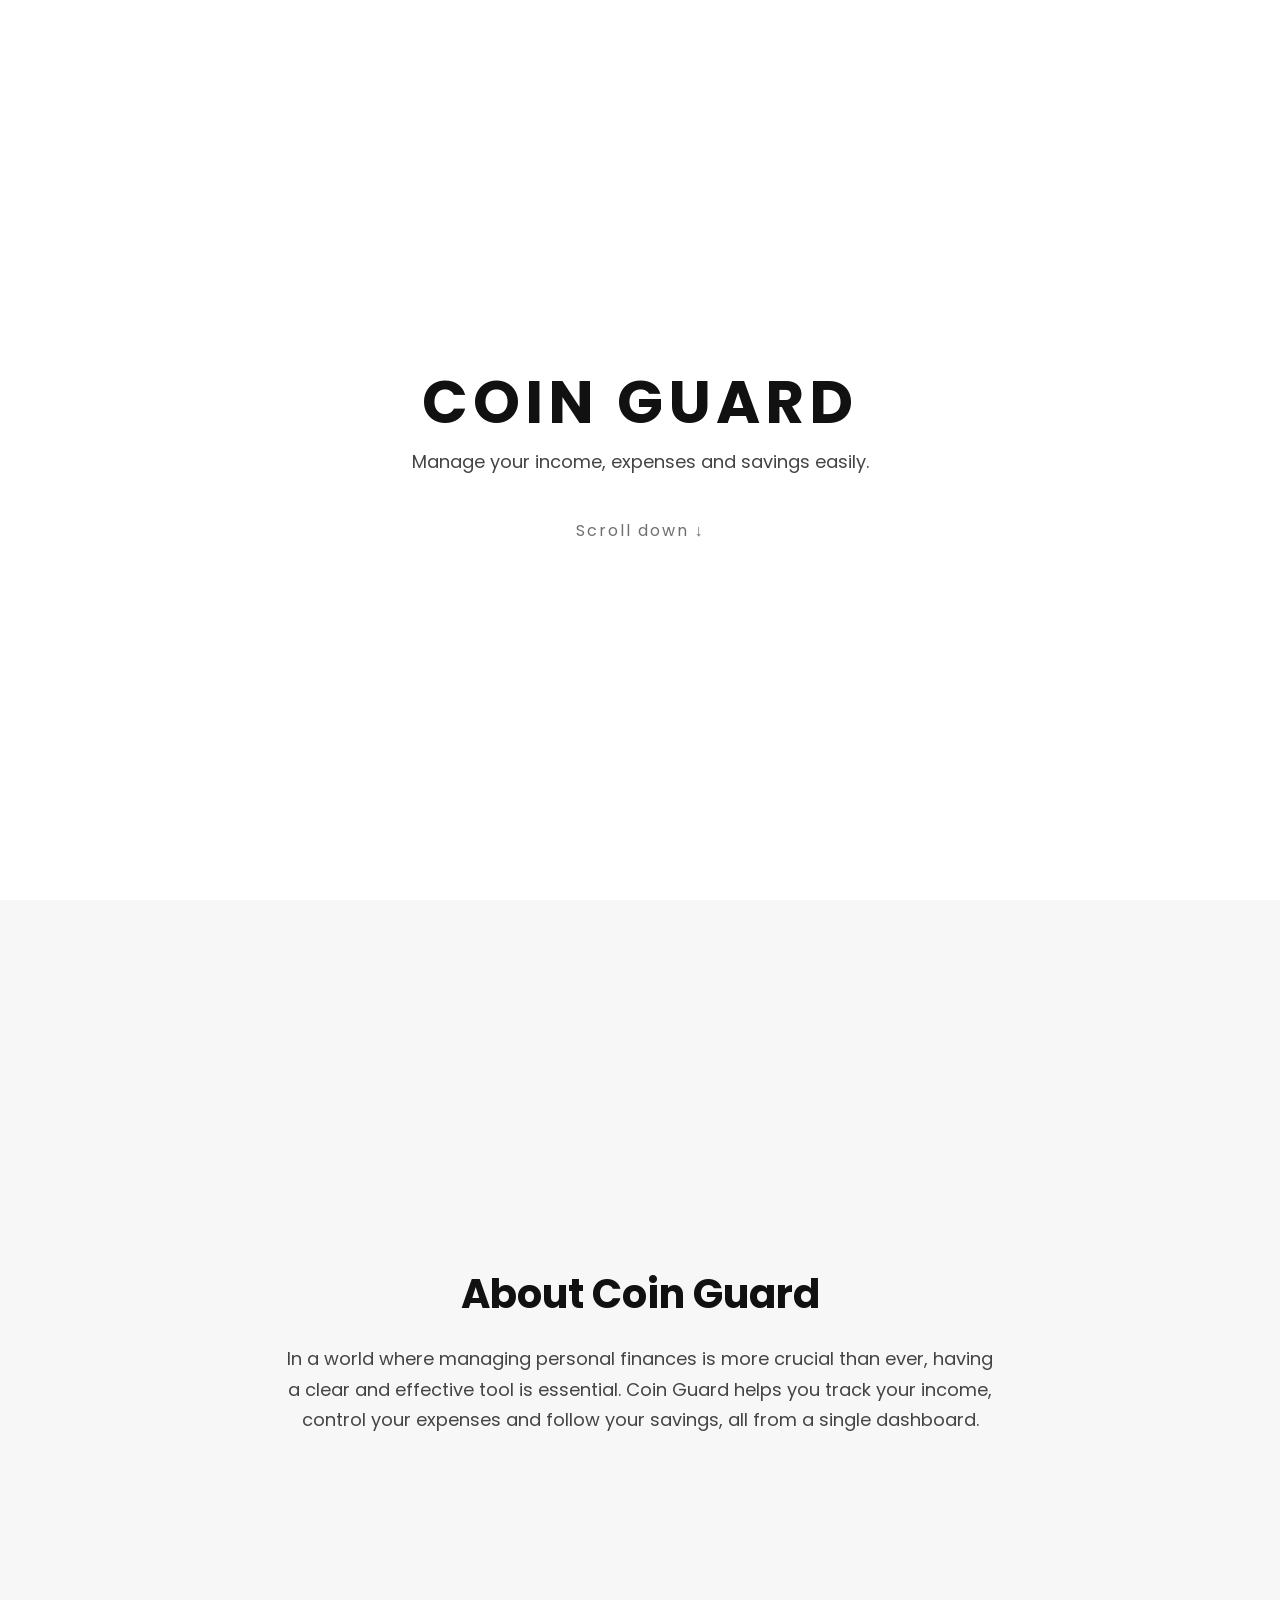
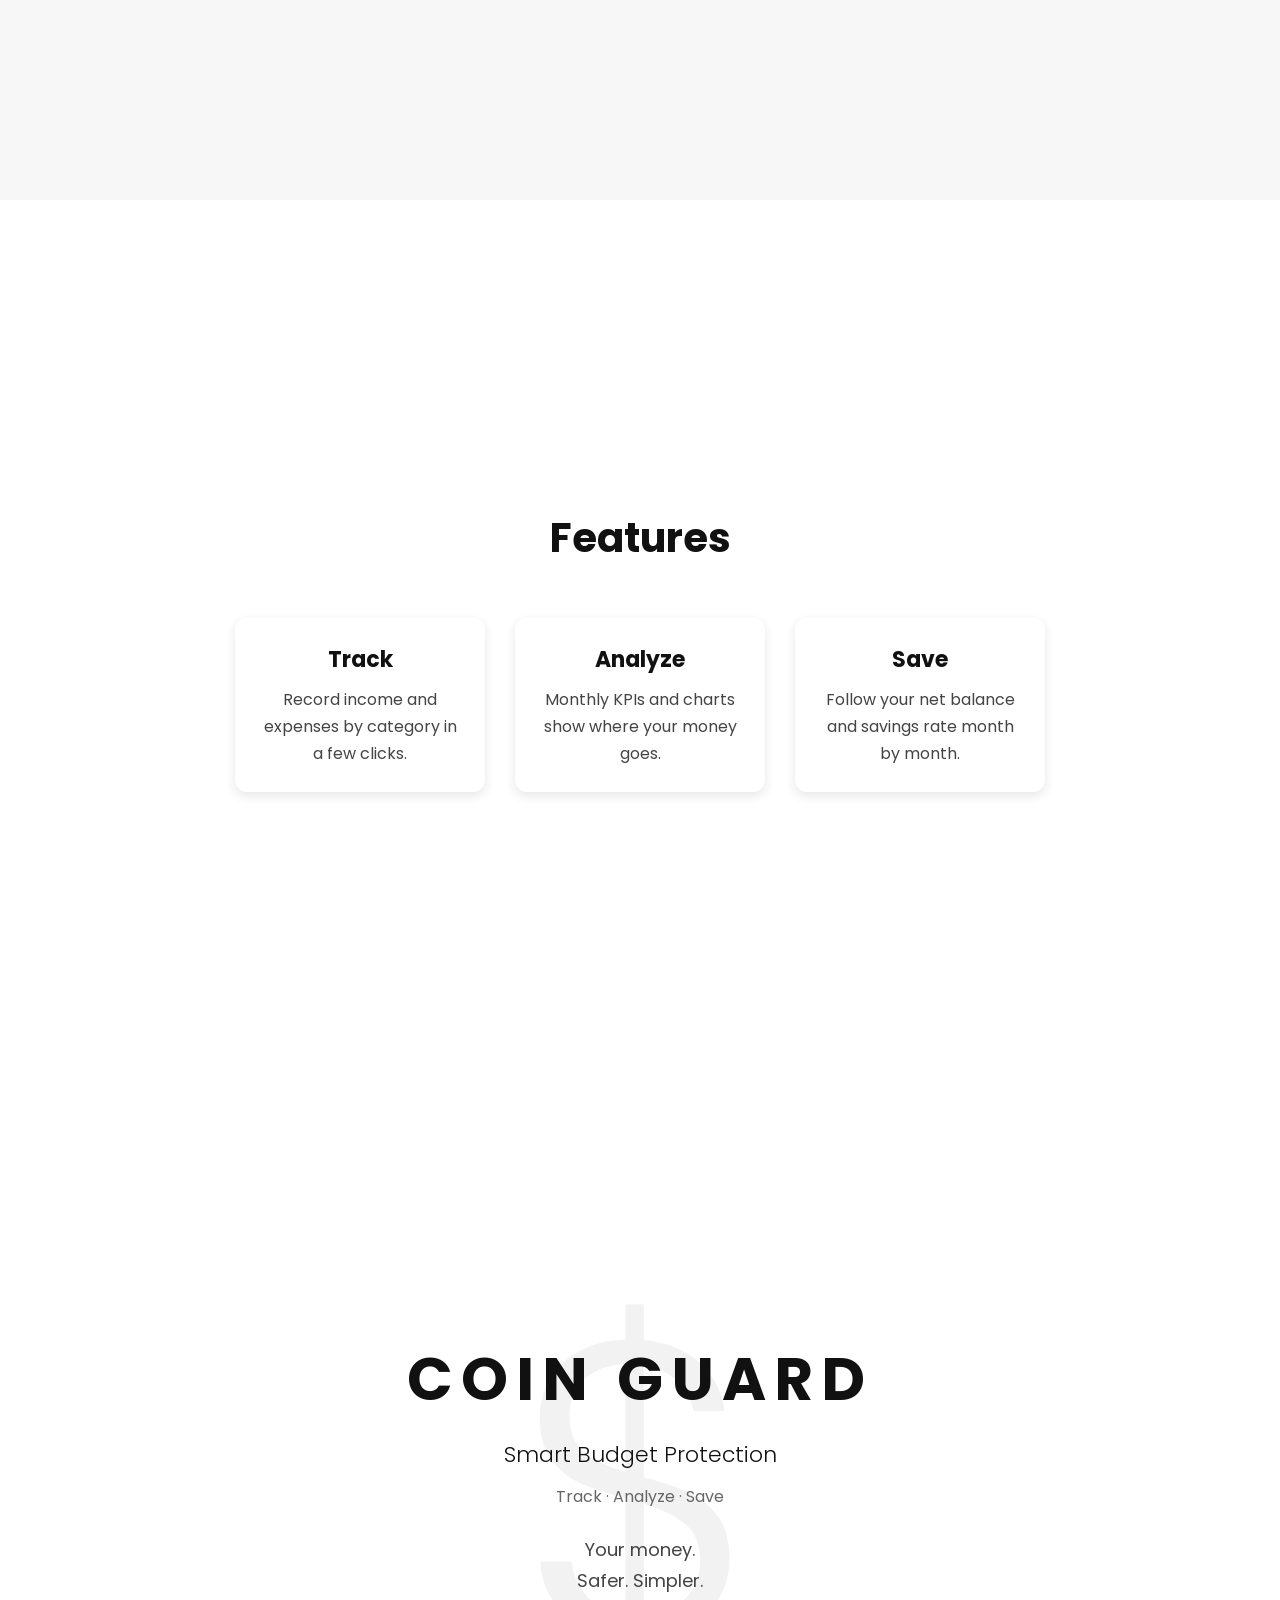
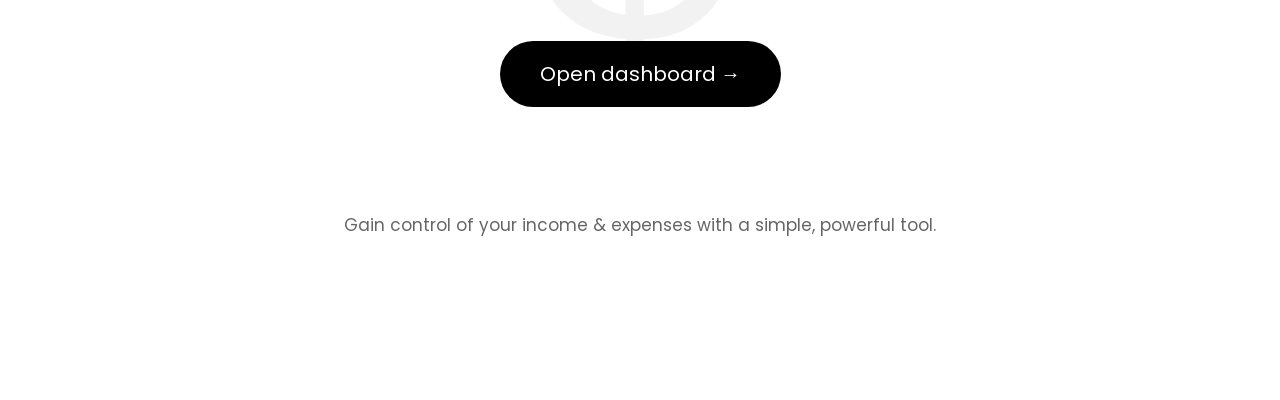
<file: index.html>
<!DOCTYPE html>
<html lang="en">
<head>
  <meta charset="UTF-8">
  <meta name="viewport" content="width=device-width, initial-scale=1.0">
  <title>Coin Guard – Personal Finance Dashboard</title>
  <meta name="description" content="Coin Guard: track income and expenses, follow monthly KPIs and see where your money goes.">

  <link href="https://fonts.googleapis.com/css2?family=Poppins:wght@300;400;600;700&display=swap" rel="stylesheet">
  <link rel="stylesheet" href="style.css">
</head>

<body>

  <section id="hero">
    <h1>COIN GUARD</h1>
    <p>Manage your income, expenses and savings easily.</p>
    <a href="#about" class="scroll-down">Scroll down ↓</a>
  </section>

  <section id="about">
    <h2>About Coin Guard</h2>
    <p>
      In a world where managing personal finances is more crucial than ever, having a clear and
      effective tool is essential. Coin Guard helps you track your income, control your expenses
      and follow your savings, all from a single dashboard.
    </p>
  </section>

  <section id="features">
    <h2>Features</h2>

    <div class="features-container">
      <div class="card">
        <h3>Track</h3>
        <p>Record income and expenses by category in a few clicks.</p>
      </div>

      <div class="card">
        <h3>Analyze</h3>
        <p>Monthly KPIs and charts show where your money goes.</p>
      </div>

      <div class="card">
        <h3>Save</h3>
        <p>Follow your net balance and savings rate month by month.</p>
      </div>
    </div>
  </section>

  <section id="start">
    <div class="center-container">
      <div class="bg-symbol" aria-hidden="true">$</div>

      <h2 class="title">COIN GUARD</h2>
      <p class="subtitle">Smart Budget Protection</p>
      <p class="subtext">Track · Analyze · Save</p>
      <p class="desc">Your money.<br>Safer. Simpler.</p>

      <a href="dashboard.html" class="start-btn">Open dashboard →</a>
    </div>

    <p class="footer-text">
      Gain control of your income &amp; expenses with a simple, powerful tool.
    </p>
  </section>

</body>
</html>
</file>
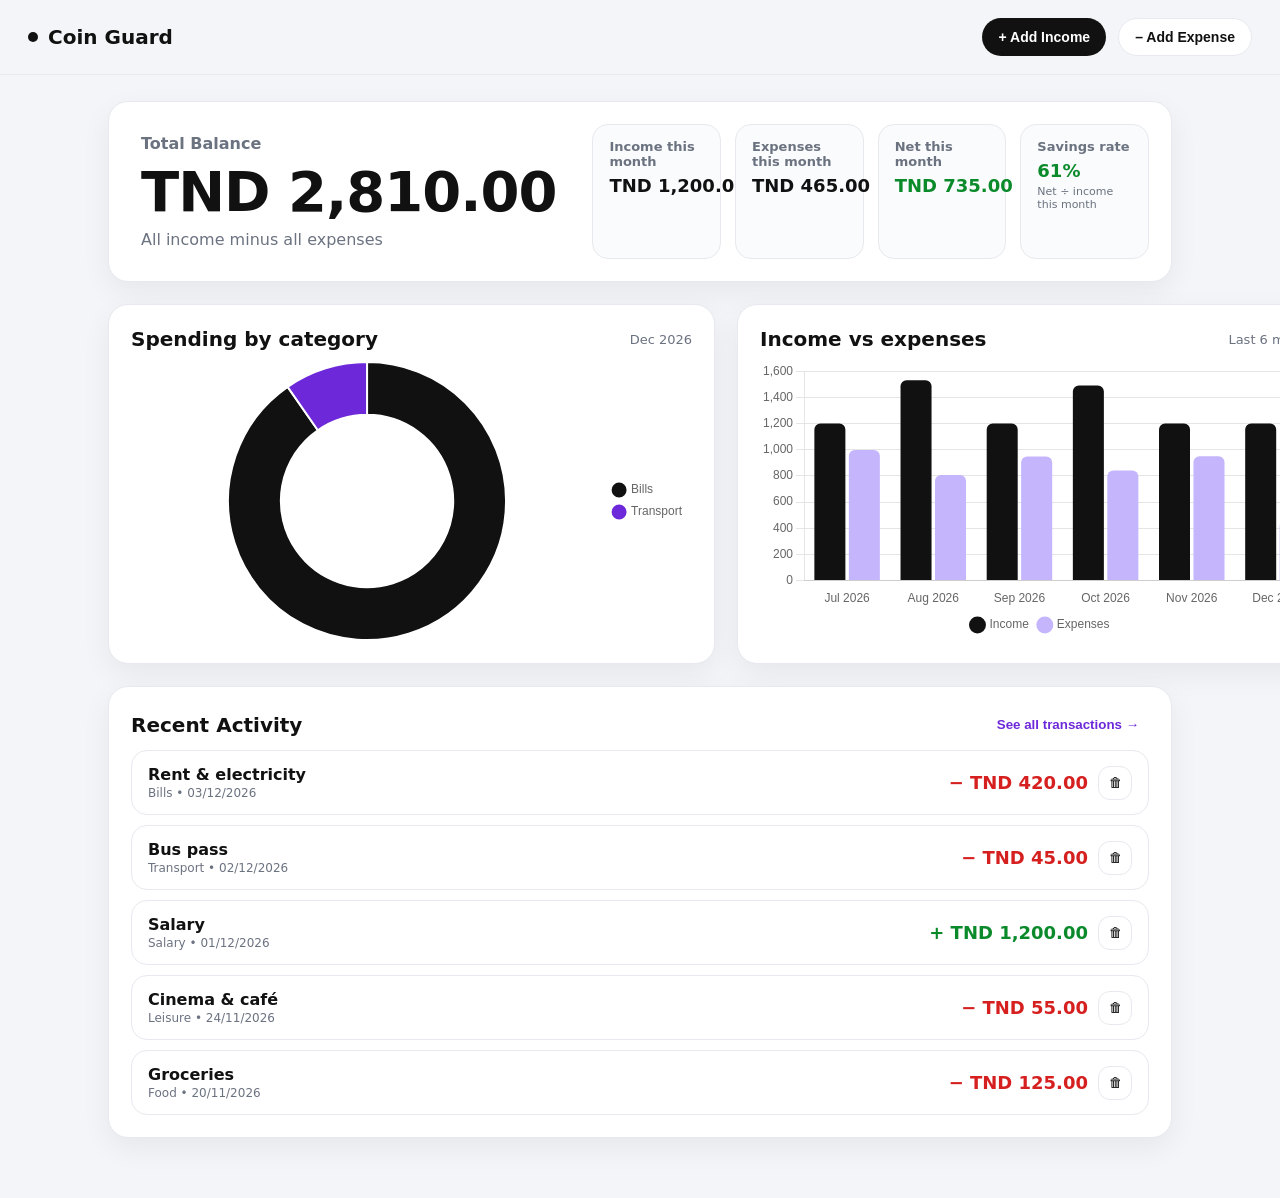
<file: dashboard.html>
<!DOCTYPE html>
<html lang="en">
<head>
  <meta charset="UTF-8" />
  <meta name="viewport" content="width=device-width, initial-scale=1.0" />
  <title>Coin Guard | Dashboard</title>
  <link rel="stylesheet" href="dashboard.css" />
</head>
<body>

  <!-- Top Bar -->
  <header class="topbar">
    <a href="index.html" class="brand">
      <span class="logo-dot"></span>
      <span class="brand-name">Coin Guard</span>
    </a>

    <div class="top-actions">
      <button id="btnAddIncome" class="btn btn-dark">+ Add Income</button>
      <button id="btnAddExpense" class="btn btn-light">– Add Expense</button>
    </div>
  </header>

  <main class="container">
    <!-- Summary -->
    <section class="card card-summary">
      <div class="summary-left">
        <div class="label">Total Balance</div>
        <div id="totalBalance" class="big">0.00</div>
        <div class="muted">All income minus all expenses</div>
      </div>

      <div class="summary-grid">
        <div class="mini">
          <div class="mini-label">Income this month</div>
          <div id="incomeM" class="mini-value">0.00</div>
        </div>
        <div class="mini">
          <div class="mini-label">Expenses this month</div>
          <div id="expenseM" class="mini-value">0.00</div>
        </div>
        <div class="mini">
          <div class="mini-label">Net this month</div>
          <div id="netM" class="mini-value">0.00</div>
        </div>
        <div class="mini">
          <div class="mini-label">Savings rate</div>
          <div id="savingsRate" class="mini-value">–</div>
          <div class="mini-hint">Net ÷ income this month</div>
        </div>
      </div>
    </section>

    <!-- Charts -->
    <section class="charts">
      <div class="card chart-card">
        <div class="card-head">
          <h2>Spending by category</h2>
          <span class="muted small" id="categoryPeriod"></span>
        </div>
        <div class="chart-box">
          <canvas id="categoryChart" aria-label="Expenses by category"></canvas>
          <div id="categoryEmpty" class="chart-empty hidden">No expenses this month yet.</div>
        </div>
      </div>

      <div class="card chart-card">
        <div class="card-head">
          <h2>Income vs expenses</h2>
          <span class="muted small">Last 6 months</span>
        </div>
        <div class="chart-box">
          <canvas id="monthlyChart" aria-label="Monthly income and expenses"></canvas>
        </div>
      </div>
    </section>

    <!-- Recent Activity -->
    <section class="card">
      <div class="card-head">
        <h2>Recent Activity</h2>
        <button id="toggleAll" class="link-btn">See all transactions →</button>
      </div>

      <div id="txList" class="tx-list"></div>

      <!-- All transactions (hidden by default) -->
      <div id="allWrap" class="all-wrap hidden">
        <div class="all-head">
          <h3>All transactions</h3>
          <div class="filters">
            <select id="filterType" class="input">
              <option value="all">All</option>
              <option value="income">Income</option>
              <option value="expense">Expense</option>
            </select>
            <input id="searchText" class="input" type="text" placeholder="Search title or category..." />
            <button id="btnReset" class="btn btn-light">Reset demo data</button>
            <button id="btnClearAll" class="btn btn-light">Clear all</button>
          </div>
        </div>

        <div id="allList" class="tx-list"></div>
      </div>
    </section>
  </main>

  <!-- Modal Overlay -->
  <div id="overlay" class="overlay hidden"></div>

  <!-- Modal -->
  <div id="txModal" class="modal hidden" role="dialog" aria-modal="true" aria-labelledby="modalTitle">
    <div class="modal-header">
      <h3 id="modalTitle">Add Transaction</h3>
      <button id="closeModal" class="icon-btn" aria-label="Close">✕</button>
    </div>

    <form id="txForm" class="modal-body" autocomplete="off">
      <input type="hidden" id="txType" value="income" />

      <label class="field">
        <span class="field-label">Title</span>
        <input id="txTitle" class="input" type="text" placeholder="e.g. Salary" required />
      </label>

      <div class="row">
        <label class="field grow">
          <span class="field-label">Amount</span>
          <input id="txAmount" class="input" type="number" step="0.01" min="0.01" placeholder="e.g. 1200" required />
        </label>

        <label class="field">
          <span class="field-label">Category</span>
          <!-- Options are filled by dashboard.js depending on income / expense -->
          <select id="txCategory" class="input" required></select>
        </label>
      </div>

      <label class="field">
        <span class="field-label">Date</span>
        <input id="txDate" class="input" type="date" required />
      </label>

      <div class="modal-footer">
        <button type="button" id="cancelModal" class="btn btn-light">Cancel</button>
        <button type="submit" class="btn btn-dark" id="saveTx">Save</button>
      </div>

      <p class="hint">Tip: Press <kbd>Esc</kbd> to close.</p>
    </form>
  </div>

  <script src="chart.umd.js"></script>
  <script src="dashboard.js"></script>
</body>
</html>
</file>
<file: style.css>
* {
  margin: 0;
  padding: 0;
  box-sizing: border-box;
}

html {
  scroll-behavior: smooth;
}

body {
  font-family: "Poppins", sans-serif;
  background: #ffffff;
  color: #111;
}

section {
  min-height: 100vh;
  width: 100%;
  display: flex;
  flex-direction: column;
  justify-content: center;
  align-items: center;
  text-align: center;
  padding: 60px 24px;
}

#about {
  background: #f7f7f7;
}

h1 {
  font-size: clamp(38px, 9vw, 60px);
  letter-spacing: 5px;
}

h2 {
  font-size: clamp(28px, 6vw, 40px);
  margin-bottom: 20px;
}

p {
  max-width: 720px;
  font-size: 18px;
  line-height: 1.7;
  color: #444;
}

.scroll-down {
  margin-top: 40px;
  font-size: 16px;
  letter-spacing: 2px;
  color: #111;
  opacity: 0.6;
  text-decoration: none;
}

.scroll-down:hover {
  opacity: 1;
}

/* Features */
.features-container {
  display: flex;
  flex-wrap: wrap;
  justify-content: center;
  gap: 30px;
  margin-top: 30px;
}

.card {
  background: white;
  padding: 25px;
  width: 250px;
  border-radius: 12px;
  box-shadow: 0 4px 12px rgba(0, 0, 0, 0.1);
}

.card h3 {
  margin-bottom: 10px;
  font-size: 22px;
}

.card p {
  font-size: 16px;
}

/* Call to action */
.center-container {
  position: relative;
  width: 100%;
  min-height: 520px;
  display: flex;
  flex-direction: column;
  align-items: center;
  justify-content: center;
  overflow: hidden;
}

.bg-symbol {
  position: absolute;
  font-size: clamp(260px, 50vw, 420px);
  font-weight: 300;
  color: rgba(0, 0, 0, 0.05);
  top: 50%;
  left: 50%;
  transform: translate(-50%, -55%);
  z-index: -1;
  user-select: none;
}

.title {
  font-size: clamp(38px, 9vw, 60px);
  letter-spacing: 8px;
  font-weight: 700;
  margin-bottom: 12px;
}

.subtitle {
  font-size: 22px;
  font-weight: 300;
  color: #111;
  margin-bottom: 10px;
}

.subtext {
  font-size: 16px;
  color: #666;
  margin-bottom: 25px;
}

.desc {
  margin-bottom: 45px;
}

.start-btn {
  display: inline-block;
  background: black;
  color: white;
  padding: 18px 40px;
  border-radius: 40px;
  font-size: 20px;
  text-decoration: none;
  transition: 0.3s;
}

.start-btn:hover {
  opacity: 0.8;
}

.footer-text {
  margin-top: 30px;
  font-size: 17px;
  color: #666;
}
</file>
<file: dashboard.css>
:root{
  --bg:#f3f5f8;
  --card:#ffffff;
  --text:#111;
  --muted:#6b7280;
  --border:#e7e9ee;
  --shadow: 0 10px 30px rgba(0,0,0,.06);
  --radius:20px;
}

*{box-sizing:border-box}
body{
  margin:0;
  font-family: system-ui, -apple-system, Segoe UI, Roboto, Arial, sans-serif;
  background:var(--bg);
  color:var(--text);
}

.topbar{
  position:sticky;
  top:0;
  z-index:5;
  display:flex;
  justify-content:space-between;
  align-items:center;
  padding:18px 28px;
  background:rgba(243,245,248,.9);
  backdrop-filter: blur(10px);
  border-bottom:1px solid var(--border);
}

.brand{display:flex; align-items:center; gap:10px; font-weight:800;}
.logo-dot{width:10px; height:10px; border-radius:50%; background:#111;}
.brand-name{font-size:20px;}

.top-actions{display:flex; gap:12px;}

.container{
  max-width:1100px;
  margin:0 auto;
  padding:26px 18px 60px;
  display:flex;
  flex-direction:column;
  gap:22px;
}

.card{
  background:var(--card);
  border:1px solid var(--border);
  border-radius:var(--radius);
  box-shadow:var(--shadow);
  padding:22px;
}

.card-summary{
  display:flex;
  gap:26px;
  align-items:stretch;
}

.summary-left{
  min-width:280px;
  padding:10px 10px;
}
.label{color:var(--muted); font-weight:600;}
.big{font-size:56px; font-weight:900; letter-spacing:-1px; margin:6px 0;}
.muted{color:var(--muted);}

.summary-grid{
  flex:1;
  display:grid;
  grid-template-columns: repeat(4, minmax(0,1fr));
  gap:14px;
  align-items:stretch;
}

.mini{
  border:1px solid var(--border);
  border-radius:16px;
  padding:14px 16px;
  background:#fafbfc;
}
.mini-label{color:var(--muted); font-weight:600; font-size:13px;}
.mini-value{font-weight:800; font-size:18px; margin-top:6px;}

.card-head{
  display:flex;
  justify-content:space-between;
  align-items:center;
  gap:16px;
  margin-bottom:10px;
}
.card-head h2{margin:0; font-size:20px;}
.link-btn{
  border:none;
  background:transparent;
  color:#6d28d9;
  font-weight:700;
  cursor:pointer;
  padding:8px 10px;
  border-radius:12px;
}
.link-btn:hover{background:#f5f0ff;}

.tx-list{display:flex; flex-direction:column; gap:10px; margin-top:10px;}
.tx{
  display:flex;
  justify-content:space-between;
  align-items:center;
  border:1px solid var(--border);
  border-radius:16px;
  padding:14px 16px;
  background:#fff;
}
.tx-left{display:flex; flex-direction:column;}
.tx-title{font-weight:800;}
.tx-meta{font-size:12px; color:var(--muted); margin-top:2px;}
.tx-amt{font-weight:900; font-size:18px;}
.tx-amt.income{color:#0a8a2a;}
.tx-amt.expense{color:#d61f1f;}

.tx-actions{
  display:flex;
  align-items:center;
  gap:10px;
}
.icon-btn-sm{
  border:1px solid var(--border);
  background:#fff;
  cursor:pointer;
  width:34px; height:34px;
  border-radius:12px;
  display:grid;
  place-items:center;
}
.icon-btn-sm:hover{background:#f6f7fb;}

.btn{
  border:none;
  cursor:pointer;
  border-radius:999px;
  padding:10px 16px;
  font-weight:800;
  font-size:14px;
  transition:transform .15s ease, background .15s ease;
}
.btn:active{transform:scale(.98);}
.btn-dark{background:#111; color:#fff;}
.btn-dark:hover{background:#000;}
.btn-light{background:#fff; border:1px solid var(--border); color:#111;}
.btn-light:hover{background:#f6f7fb;}

.all-wrap{margin-top:18px; padding-top:18px; border-top:1px dashed var(--border);}
.all-head{display:flex; justify-content:space-between; align-items:center; gap:14px; flex-wrap:wrap;}
.all-head h3{margin:0; font-size:16px;}
.filters{display:flex; gap:10px; flex-wrap:wrap; align-items:center;}

.input{
  width:100%;
  border:1px solid var(--border);
  border-radius:14px;
  padding:10px 12px;
  font-size:14px;
  outline:none;
  background:#fff;
}
.input:focus{border-color:#b6b9c7; box-shadow:0 0 0 4px rgba(17,17,17,.06);}

.hidden{display:none !important;}

/* Modal */
.overlay{
  position:fixed;
  inset:0;
  background:rgba(0,0,0,.45);
  z-index:20;
}

.modal{
  position:fixed;
  left:50%;
  top:50%;
  transform:translate(-50%,-50%);
  width:min(520px, calc(100% - 28px));
  background:#fff;
  border-radius:18px;
  border:1px solid var(--border);
  box-shadow: 0 20px 60px rgba(0,0,0,.22);
  z-index:30;
  overflow:hidden;
}

.modal-header{
  display:flex;
  justify-content:space-between;
  align-items:center;
  padding:14px 16px;
  border-bottom:1px solid var(--border);
  background:#fafbfc;
}
.modal-header h3{margin:0; font-size:16px; font-weight:900;}
.icon-btn{
  border:none;
  background:#fff;
  border:1px solid var(--border);
  width:36px; height:36px;
  border-radius:12px;
  cursor:pointer;
}
.icon-btn:hover{background:#f6f7fb;}

.modal-body{
  padding:16px;
  display:flex;
  flex-direction:column;
  gap:12px;
}

.field{display:flex; flex-direction:column; gap:6px;}
.field-label{font-size:12px; color:var(--muted); font-weight:700;}
.row{display:flex; gap:10px;}
.grow{flex:1;}

.modal-footer{
  display:flex;
  justify-content:flex-end;
  gap:10px;
  margin-top:4px;
}

.hint{margin:0; color:var(--muted); font-size:12px;}
kbd{background:#f6f7fb; border:1px solid var(--border); border-bottom-width:2px; padding:2px 6px; border-radius:8px; font-weight:700;}

/* Responsive */
@media (max-width: 950px){
  .card-summary{flex-direction:column;}
  .summary-grid{grid-template-columns: repeat(2, minmax(0,1fr));}
  .big{font-size:46px;}
  .topbar{gap:12px; flex-wrap:wrap;}
}

/* ===== Additions ===== */
a.brand{color:inherit; text-decoration:none;}

.mini-hint{font-size:11px; color:var(--muted); margin-top:4px;}
.mini-value.positive{color:#0a8a2a;}
.mini-value.negative{color:#d61f1f;}
.small{font-size:13px;}

.charts{
  display:grid;
  grid-template-columns: 1fr 1.4fr;
  gap:22px;
}

.chart-box{
  position:relative;
  height:280px;
}

.chart-empty{
  position:absolute;
  inset:0;
  display:grid;
  place-items:center;
  color:var(--muted);
}

.filters .input{width:auto;}

@media (max-width: 950px){
  .charts{grid-template-columns:1fr;}
}

@media (max-width: 560px){
  .topbar{padding:14px 16px;}
  .top-actions{width:100%;}
  .top-actions .btn{flex:1;}
  .summary-left{min-width:0;}
  .big{font-size:38px;}
  .row{flex-direction:column;}
  .filters, .filters .input, .filters .btn{width:100%;}
  .tx{gap:10px;}
  .tx-amt{font-size:16px; white-space:nowrap;}
}
</file>
